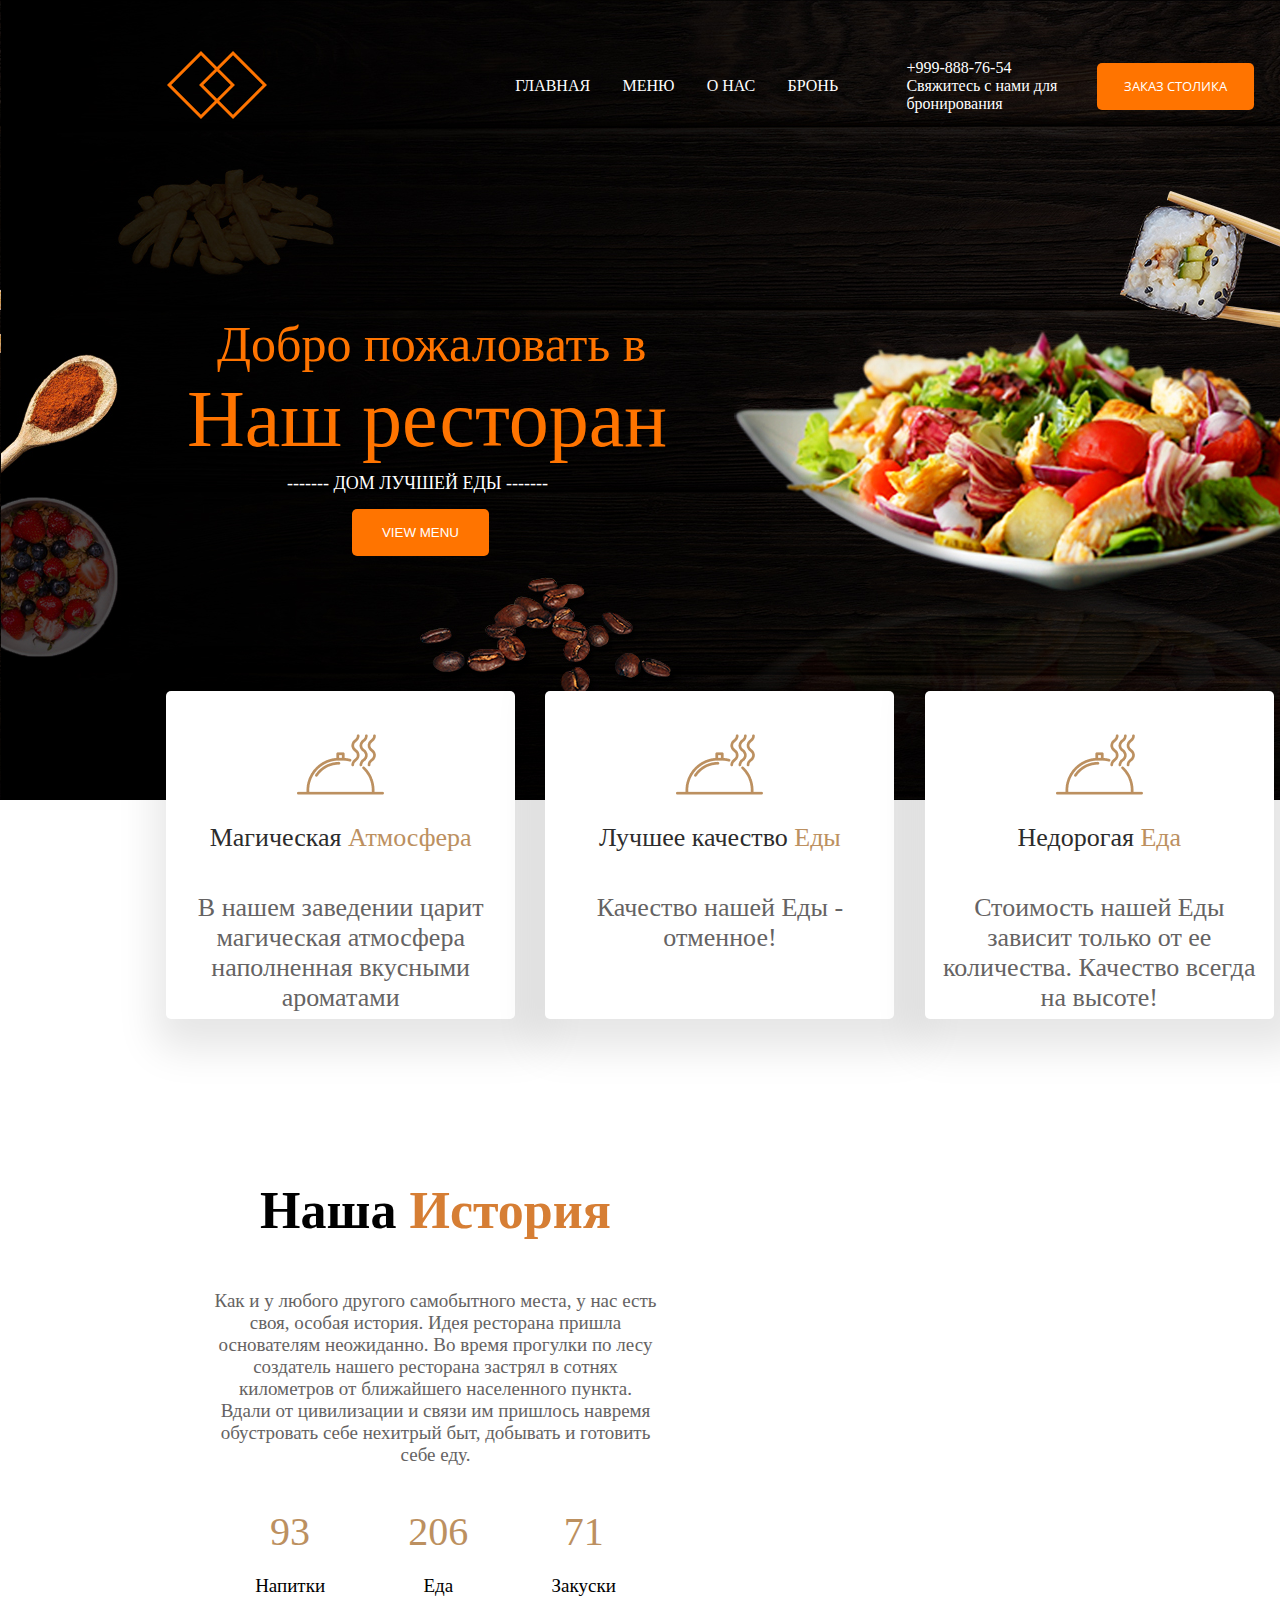
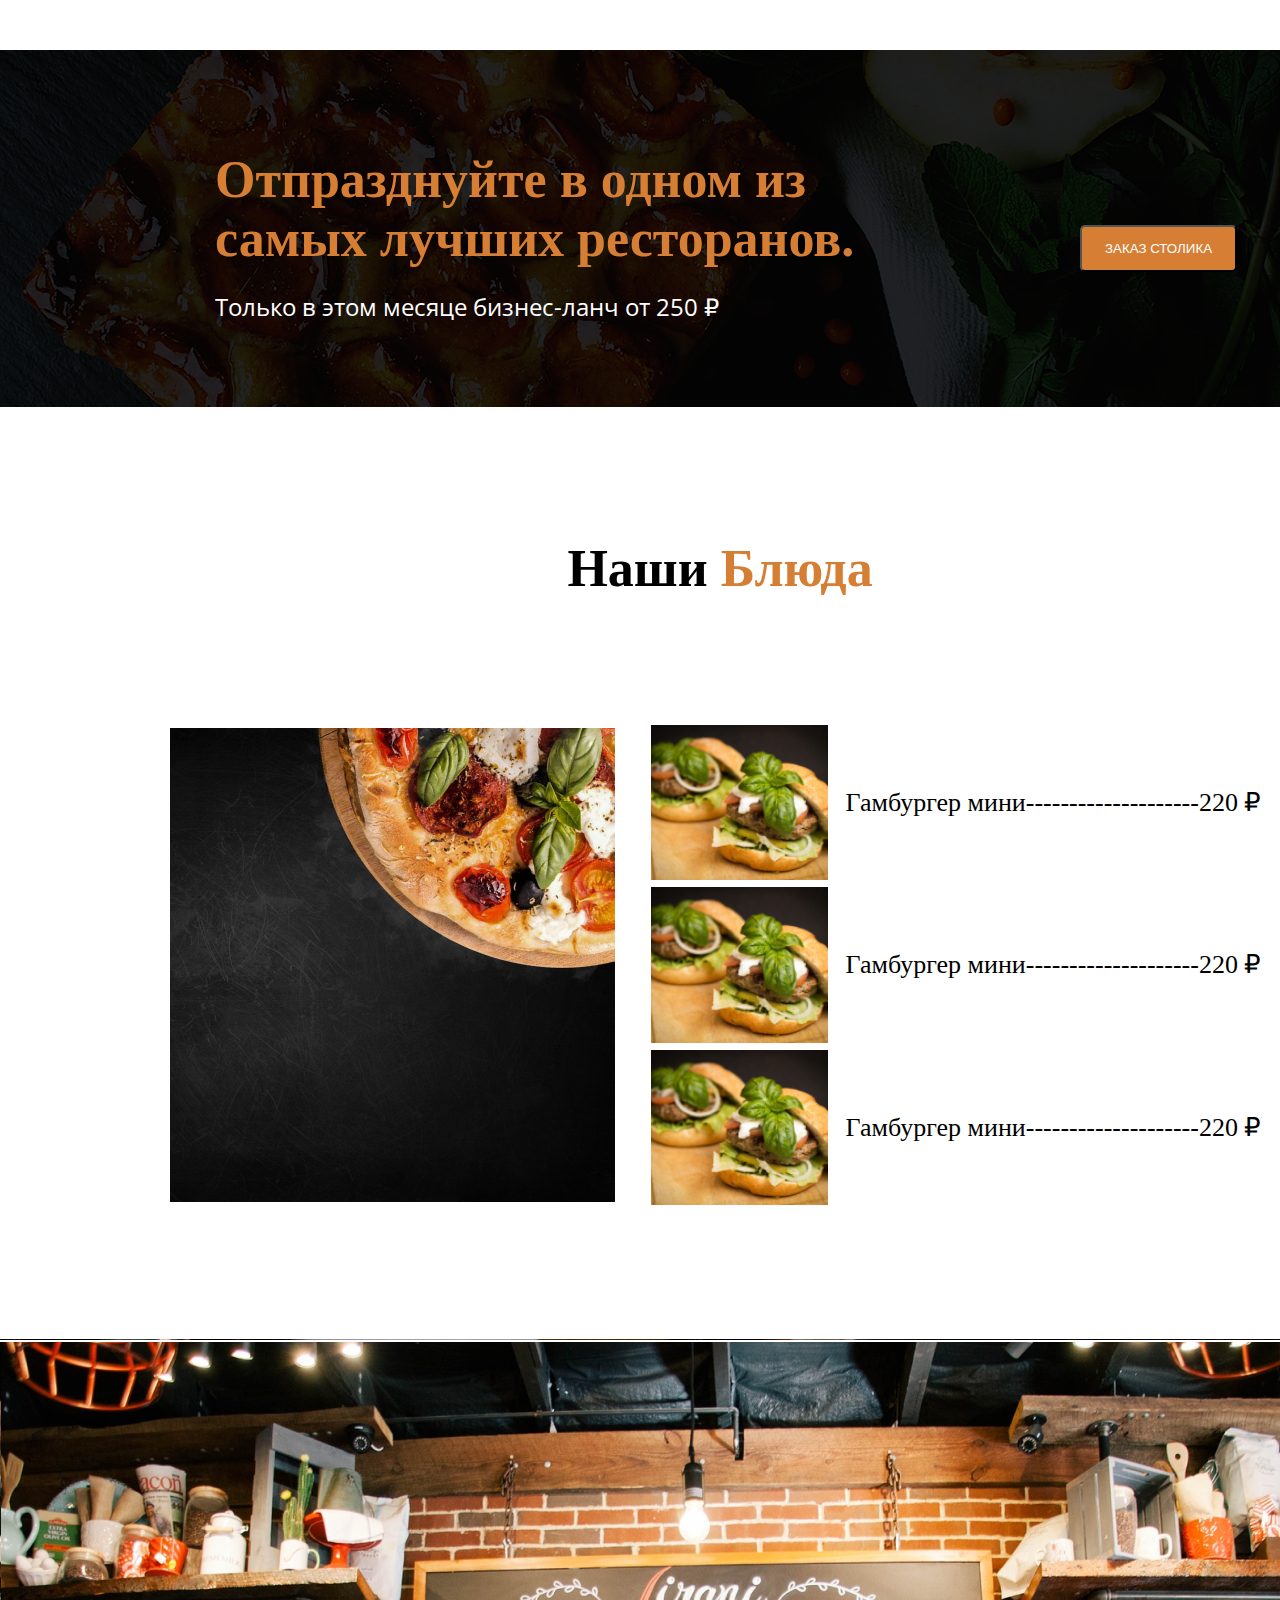
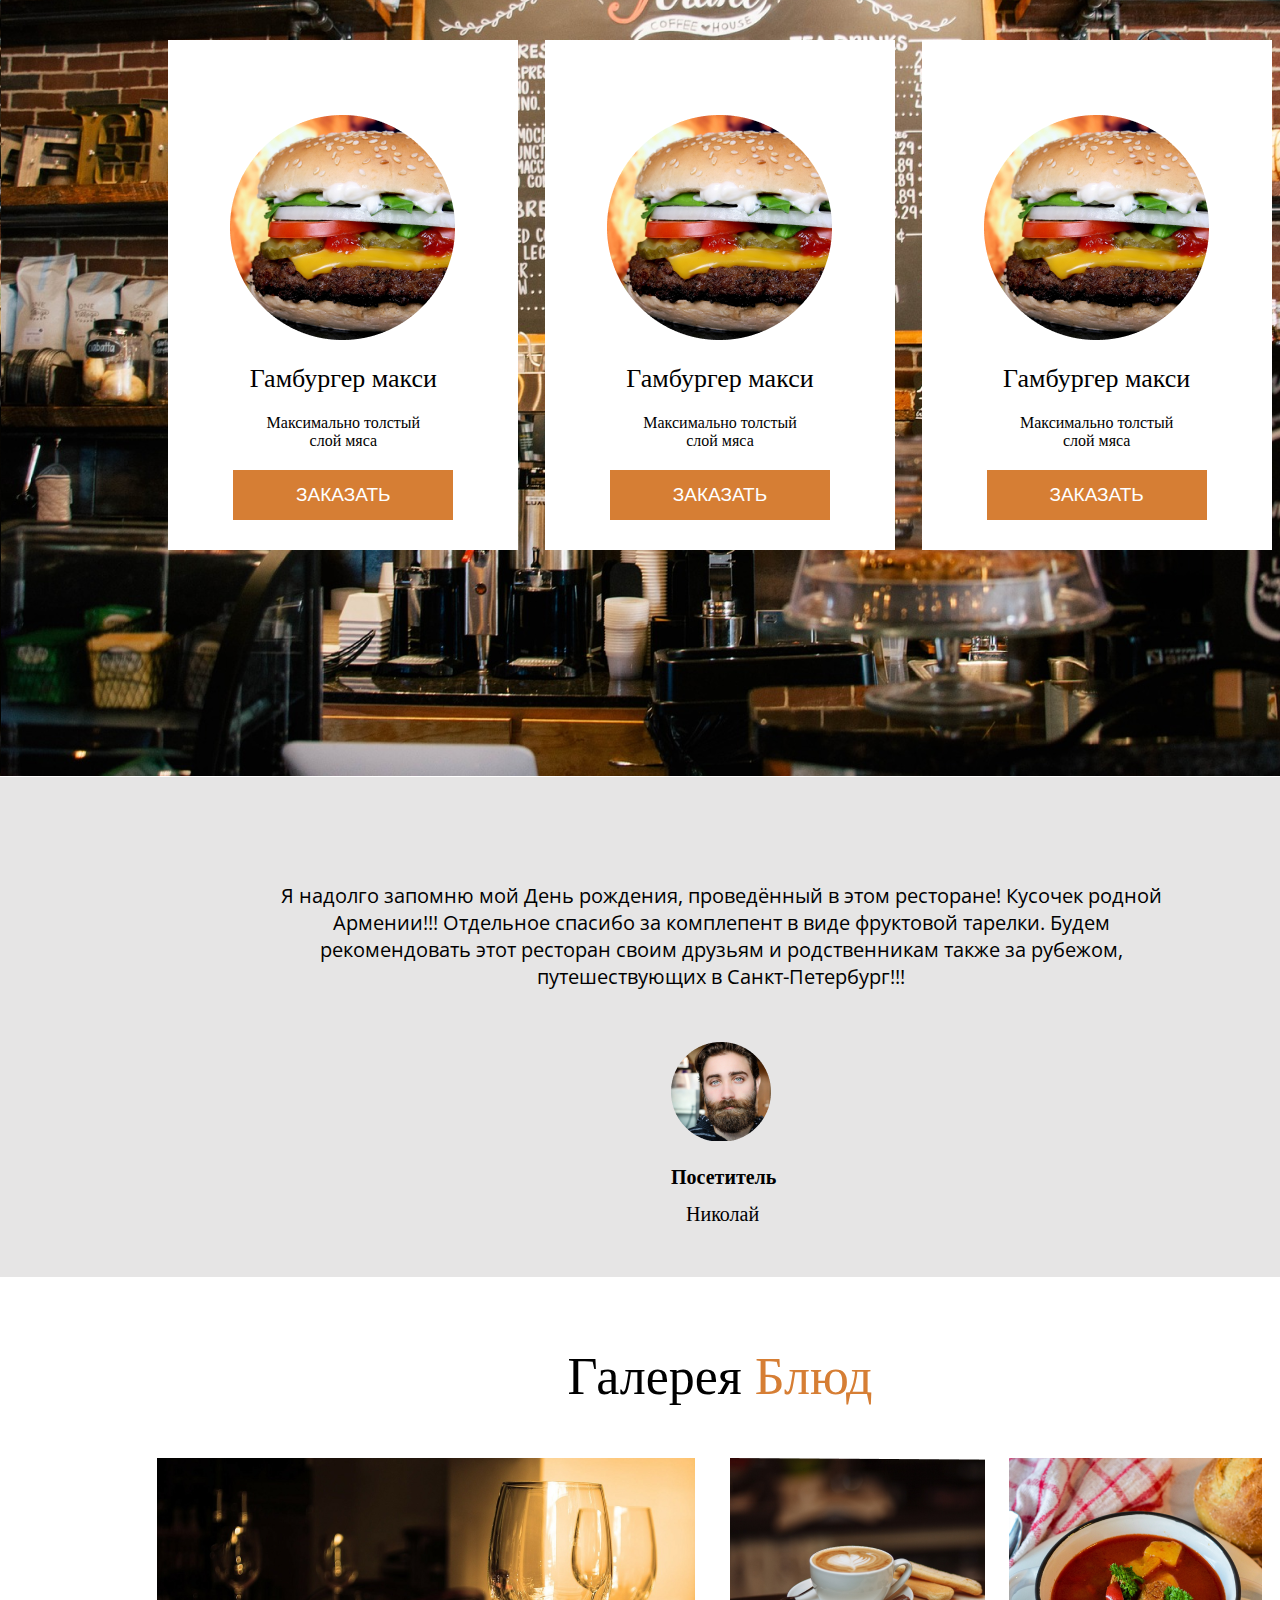
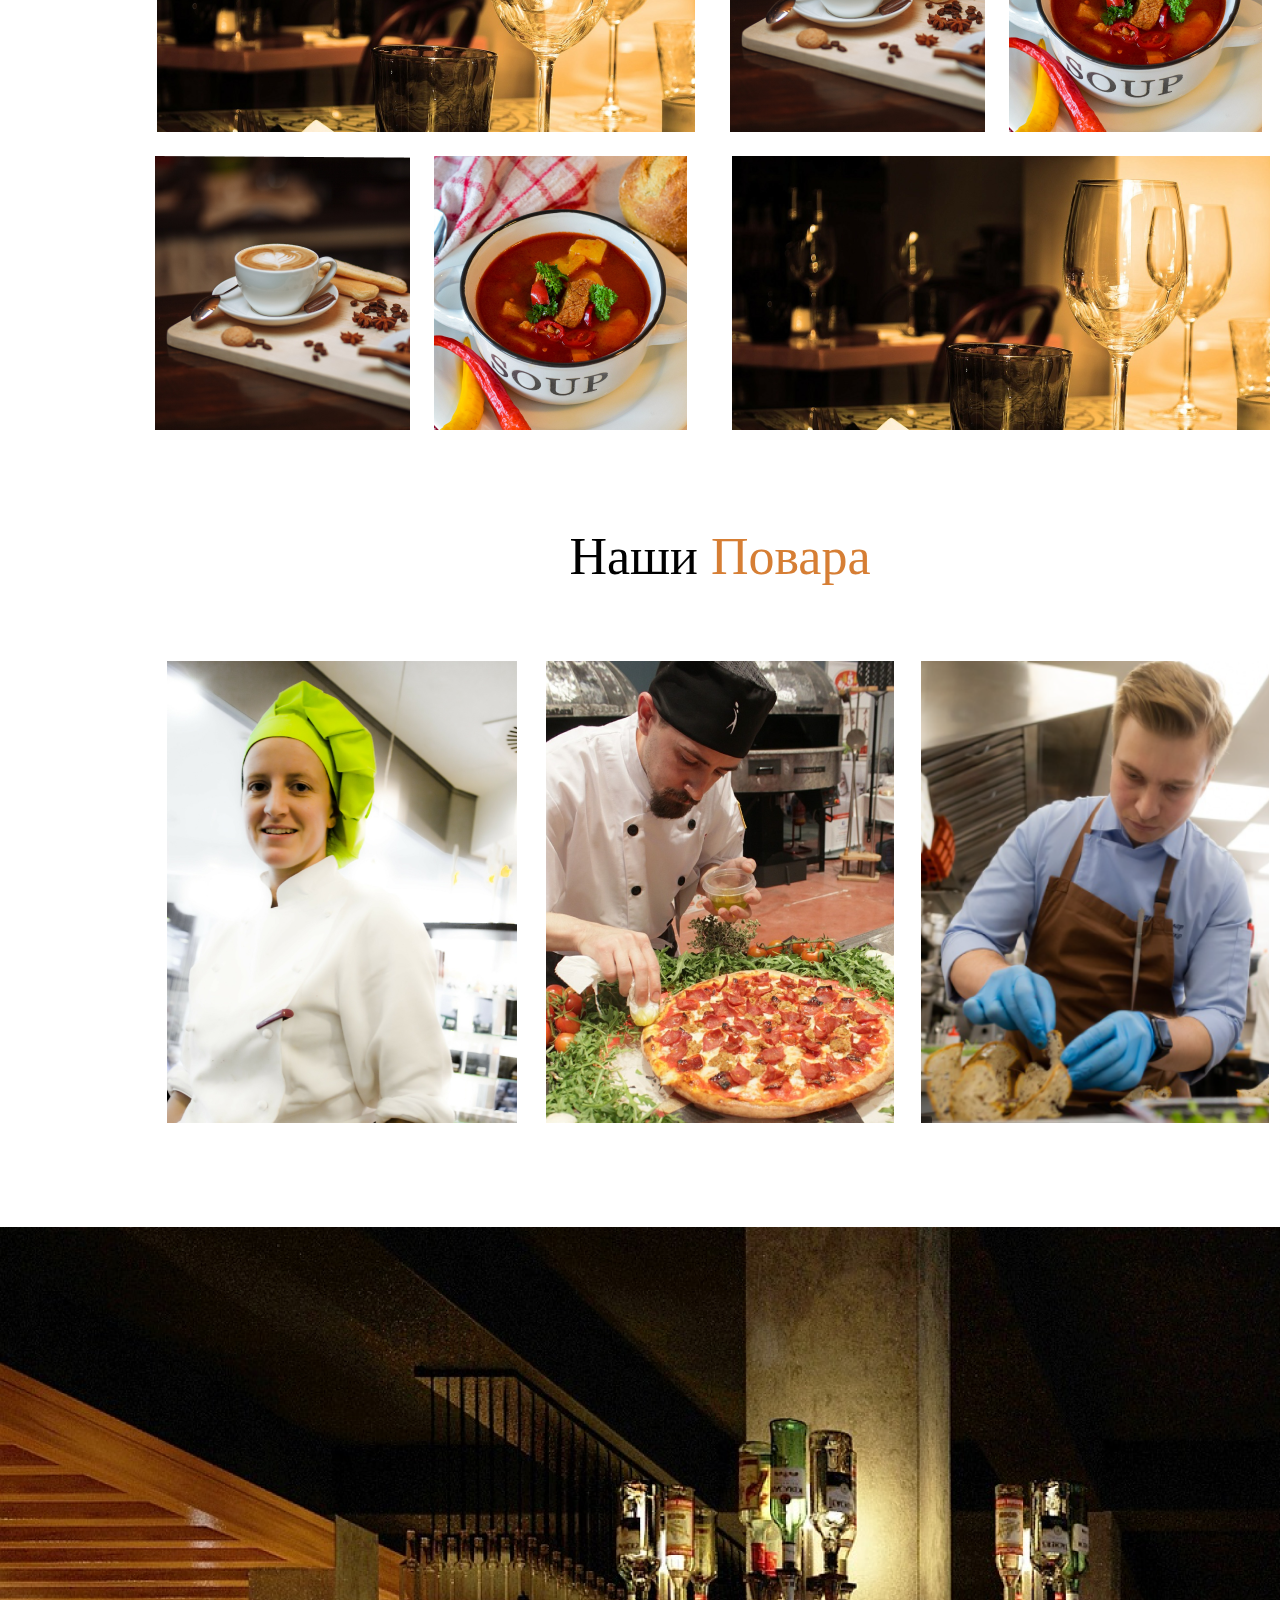
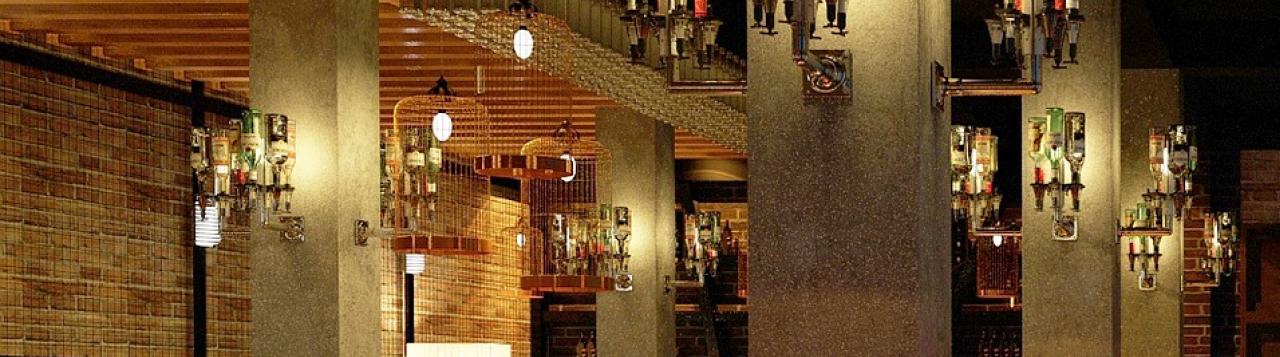
<file: index.html>
<!DOCTYPE html>
<html lang="en">

<head>
    <meta charset="UTF-8">
    <meta http-equiv="X-UA-Compatible" content="IE=edge">
    <meta name="viewport" content="width=device-width, initial-scale=1.0">
    <title>Document</title>
    <link rel="stylesheet" href="./_block/main.css">
    <link rel="stylesheet" href="https://cdnjs.cloudflare.com/ajax/libs/font-awesome/6.2.1/css/all.min.css" integrity="sha512-MV7K8+y+gLIBoVD59lQIYicR65iaqukzvf/nwasF0nqhPay5w/9lJmVM2hMDcnK1OnMGCdVK+iQrJ7lzPJQd1w==" crossorigin="anonymous" referrerpolicy="no-referrer"
    />
    <link rel="preconnect" href="https://fonts.googleapis.com">
    <link rel="preconnect" href="https://fonts.gstatic.com" crossorigin>
    <link href="https://fonts.googleapis.com/css2?family=Open+Sans:ital,wght@1,600&display=swap" rel="stylesheet">
    <link rel="preconnect" href="https://fonts.googleapis.com">
    <link rel="preconnect" href="https://fonts.gstatic.com" crossorigin>
    <link href="https://fonts.googleapis.com/css2?family=Open+Sans:ital,wght@1,600&display=swap" rel="stylesheet">
</head>

<body>


    <div class="header">
        <div class="header_top">
            <a class="logo" href="./index.html"><img src="./images/Logo.svg" alt="logo"></a>
            <ul>
                <li>
                    <a href="#">ГЛАВНАЯ</a>
                    <a href="#">МЕНЮ</a>
                    <a href="#">О НАС</a>
                    <a href="#">БРОНЬ</a>
                    <a href="#"><i class="fa-solid fa-cart-shopping"></i></a>
                </li>
                <li>
                    <a href="tel:+999-888-76-54"><i class="fa-solid fa-phone-volume"></i>+999-888-76-54 <br><p>Свяжитесь с нами для <br> бронирования
                        </p></a>
                    <button>ЗАКАЗ СТОЛИКА</button>

                </li>
            </ul>
            <div class="responsive-botton">
                <i class="fa-solid fa-bars"></i>
            </div>
        </div>
        <div class="header_bottom">
            <h3>Добро пожаловать в</h3>
            <h2>Наш ресторан</h2>
            <p>------- ДОМ ЛУЧШЕЙ ЕДЫ -------</p>
            <button>VIEW MENU</button>
        </div>
    </div>
    <main>
        <div class="menu_list">
            <ul>
                <li>
                    <img src="./images/icon.png" alt="">
                    <p>Магическая <span> Атмосфера</span></p>
                    <p class="p2">В нашем заведении царит магическая атмосфера наполненная вкусными ароматами</p>
                </li>
                <li>
                    <img src="./images/icon.png" alt="">
                    <p>Лучшее качество <span> Еды</span></p>
                    <p class="p2">Качество нашей Еды - отменное!
                    </p>
                </li>
                <li>
                    <img src="./images/icon.png" alt="">
                    <p>Недорогая<span> Еда</span></p>
                    <p class="p2">Стоимость нашей Еды зависит только от ее количества. Качество всегда на высоте!</p>
                </li>
            </ul>
        </div>
        <div class="bizning-tarix">
            <ul>
                <li>
                    <h2>Наша <span>История</span></h2>
                    <p class="ptext">Как и у любого другого самобытного места, у нас есть своя, особая история. Идея ресторана пришла основателям неожиданно. Во время прогулки по лесу создатель нашего ресторана застрял в сотнях километров от ближайшего населенного пункта.
                        Вдали от цивилизации и связи им пришлось навремя обустровать себе нехитрый быт, добывать и готовить себе еду.</p>
                    <div class="soni">
                        <p>93<br><span>Напитки</span></p>
                        <p>206<br><span>Еда</span></p>
                        <p>71<br><span>Закуски</span></p>
                    </div>
                </li>
                <li class="li2">
                    <!-- <img src="./images/coffe.png" alt="images">
                    <img src="./images/coffe.png" alt="images">
                    <img src="./images/coffe.png" alt="images">
                    <img src="./images/coffe.png" alt="images">
                    <img src="./images/coffe.png" alt="images"> -->
                </li>
            </ul>
        </div>
        <div class="zakaz-stol">
            <ul>
                <li>
                    <h2>Отпразднуйте в одном из самых лучших ресторанов.</h2>
                    <p>Только в этом месяце бизнес-ланч от 250 ₽</p>
                </li>
                <li class="li3">
                    <button>ЗАКАЗ СТОЛИКА</button>
                </li>
            </ul>
        </div>
        <div class="bizning-taomlar">
            <h1>Наши <span>Блюда</span></h1>
            <div class="taomlar-list">
                <ul class="ul-taomlar">
                    <li><img src="./images/pizza.png" alt=""></li>

                </ul>
                <ul class="ul-item">
                    <li class="li-taomlar1">
                        <img src="./images/burger.png" alt="">
                        <p>Гамбургер мини--------------------220 ₽</p>
                    </li>
                    <li class="li-taomlar">
                        <img src="./images/burger.png" alt="">
                        <p>Гамбургер мини--------------------220 ₽</p>
                    </li>
                    <li class="li-taomlar">
                        <img src="./images/burger.png" alt="">
                        <p>Гамбургер мини--------------------220 ₽</p>
                    </li>

                </ul>
            </div>

        </div>
        <div class="burger-max">
            <ul>
                <li>
                    <img src="./images/burger chees.png" alt="">
                    <p class="burger-text">Гамбургер макси</p>
                    <p>Максимально толстый <br> слой мяса</p>
                    <button>ЗАКАЗАТЬ</button>
                </li>
                <li>
                    <img src="./images/burger chees.png" alt="">
                    <p class="burger-text">Гамбургер макси</p>
                    <p>Максимально толстый <br> слой мяса</p>
                    <button>ЗАКАЗАТЬ</button>
                </li>
                <li>
                    <img src="./images/burger chees.png" alt="">
                    <p class="burger-text">Гамбургер макси</p>
                    <p>Максимально толстый <br> слой мяса</p>
                    <button>ЗАКАЗАТЬ</button>
                </li>
            </ul>
        </div>
        <div class="nikolay-text">
            <p class="long-text">Я надолго запомню мой День рождения, проведённый в этом ресторане! Кусочек родной <br> Армении!!! Отдельное спасибо за комплепент в виде фруктовой тарелки. Будем <br> рекомендовать этот ресторан своим друзьям и родственникам также за рубежом,<br>путешествующих
                в Санкт-Петербург!!!</p>
            <img src="./images/100x100.png" alt="img">
            <h4>Посетитель</h4>
            <p>Николай</p>
        </div>
        <div class="rasm-taomlar">
            <p>Галерея <span>Блюд</span></p>
            <div class="rasmlar-list2">
                <ul class="ul1">
                    <li>
                        <img src="./images/bakal.png" alt="img">
                        <img src="./images/cofe.png" alt="img">
                        <img src="./images/soup.png" alt="img">
                    </li>
                </ul>
                <ul class="ul2">
                    <li>
                        <img src="./images/cofe.png" alt="img">
                        <img src="./images/soup.png" alt="img">
                        <img src="./images/bakal.png" alt="img">
                    </li>
                </ul>
            </div>

        </div>
        <div class="rasm-oshpazlar">
            <p>Наши <span>Повара</span></p>
            <div class="rasmlar-list">
                <ul>
                    <li>
                        <img src="./images/oshpaz qiz.png" alt="img">
                        <img src="./images/oshpaz pizza.png" alt="img">
                        <img src="./images/oshpaz.png" alt="img">
                    </li>
                </ul>
            </div>

        </div>
        <footer>

        </footer>
    </main>


</body>

</html>
</file>
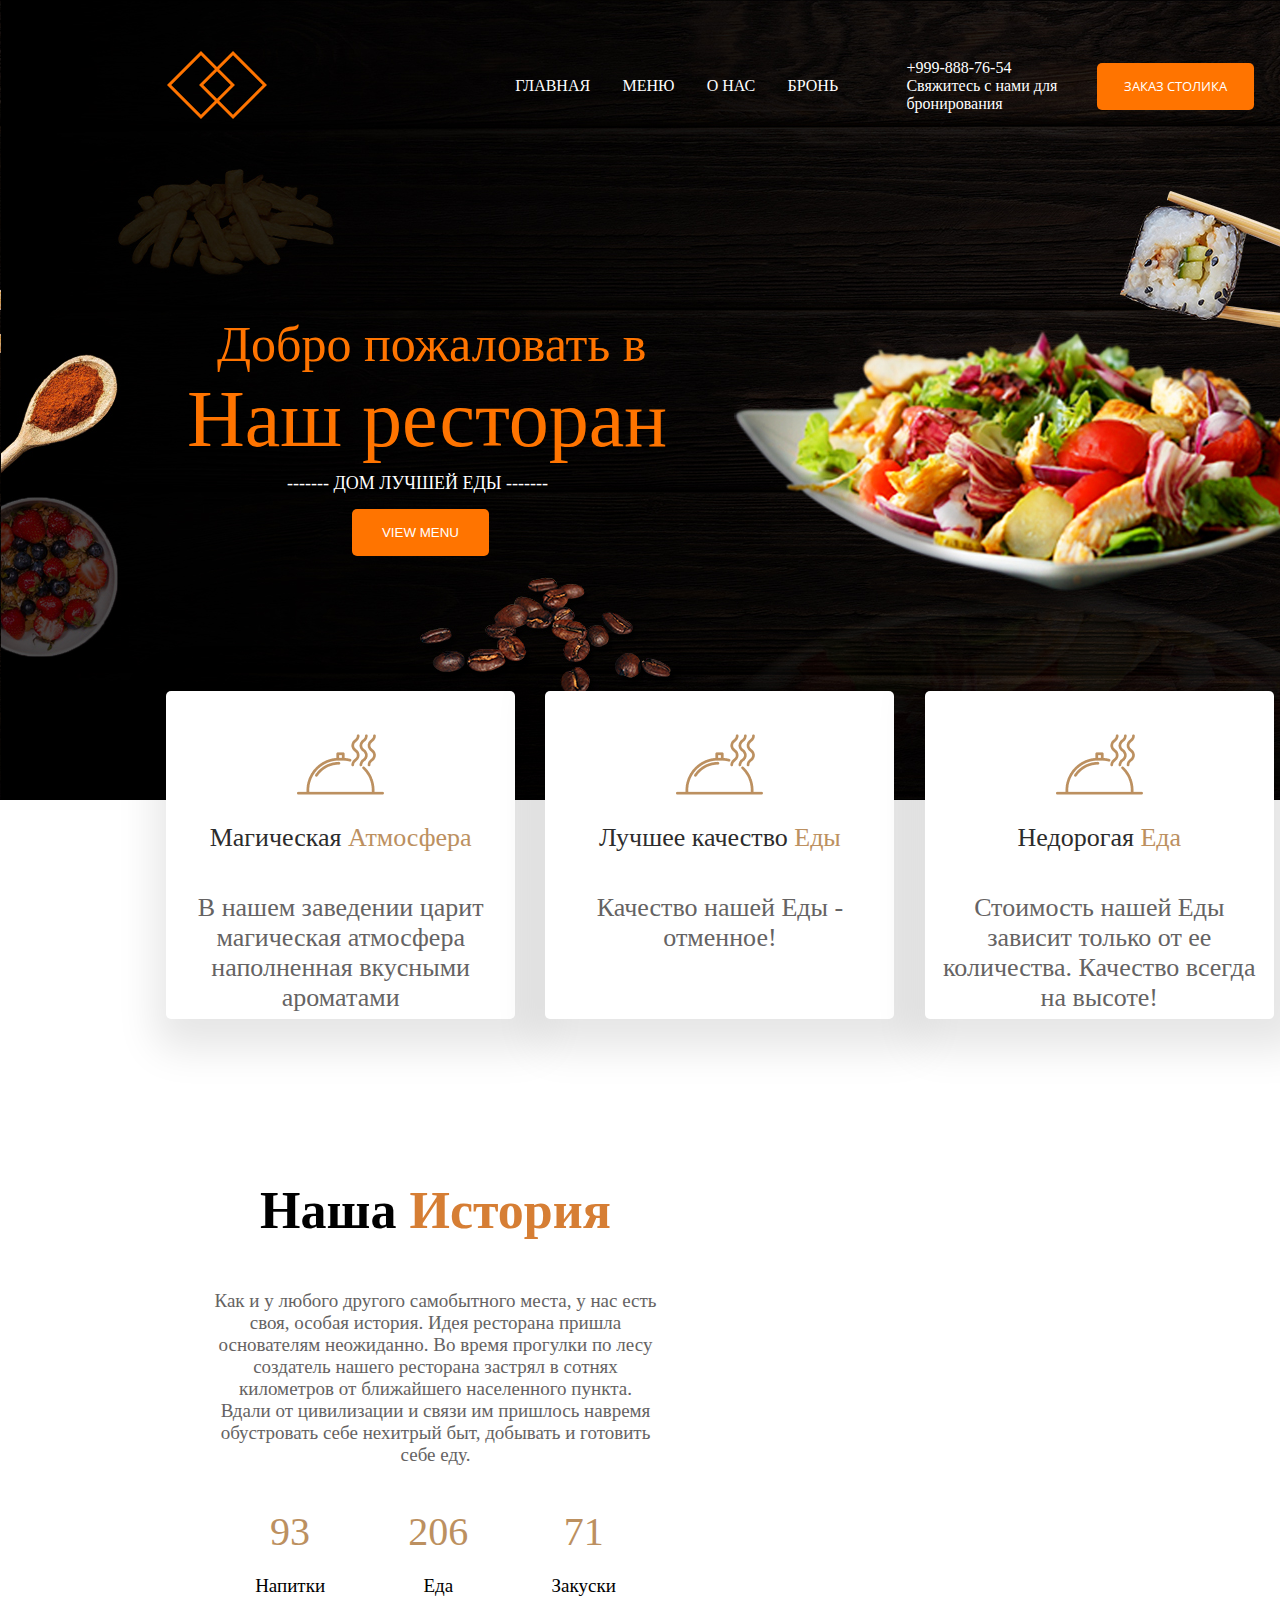
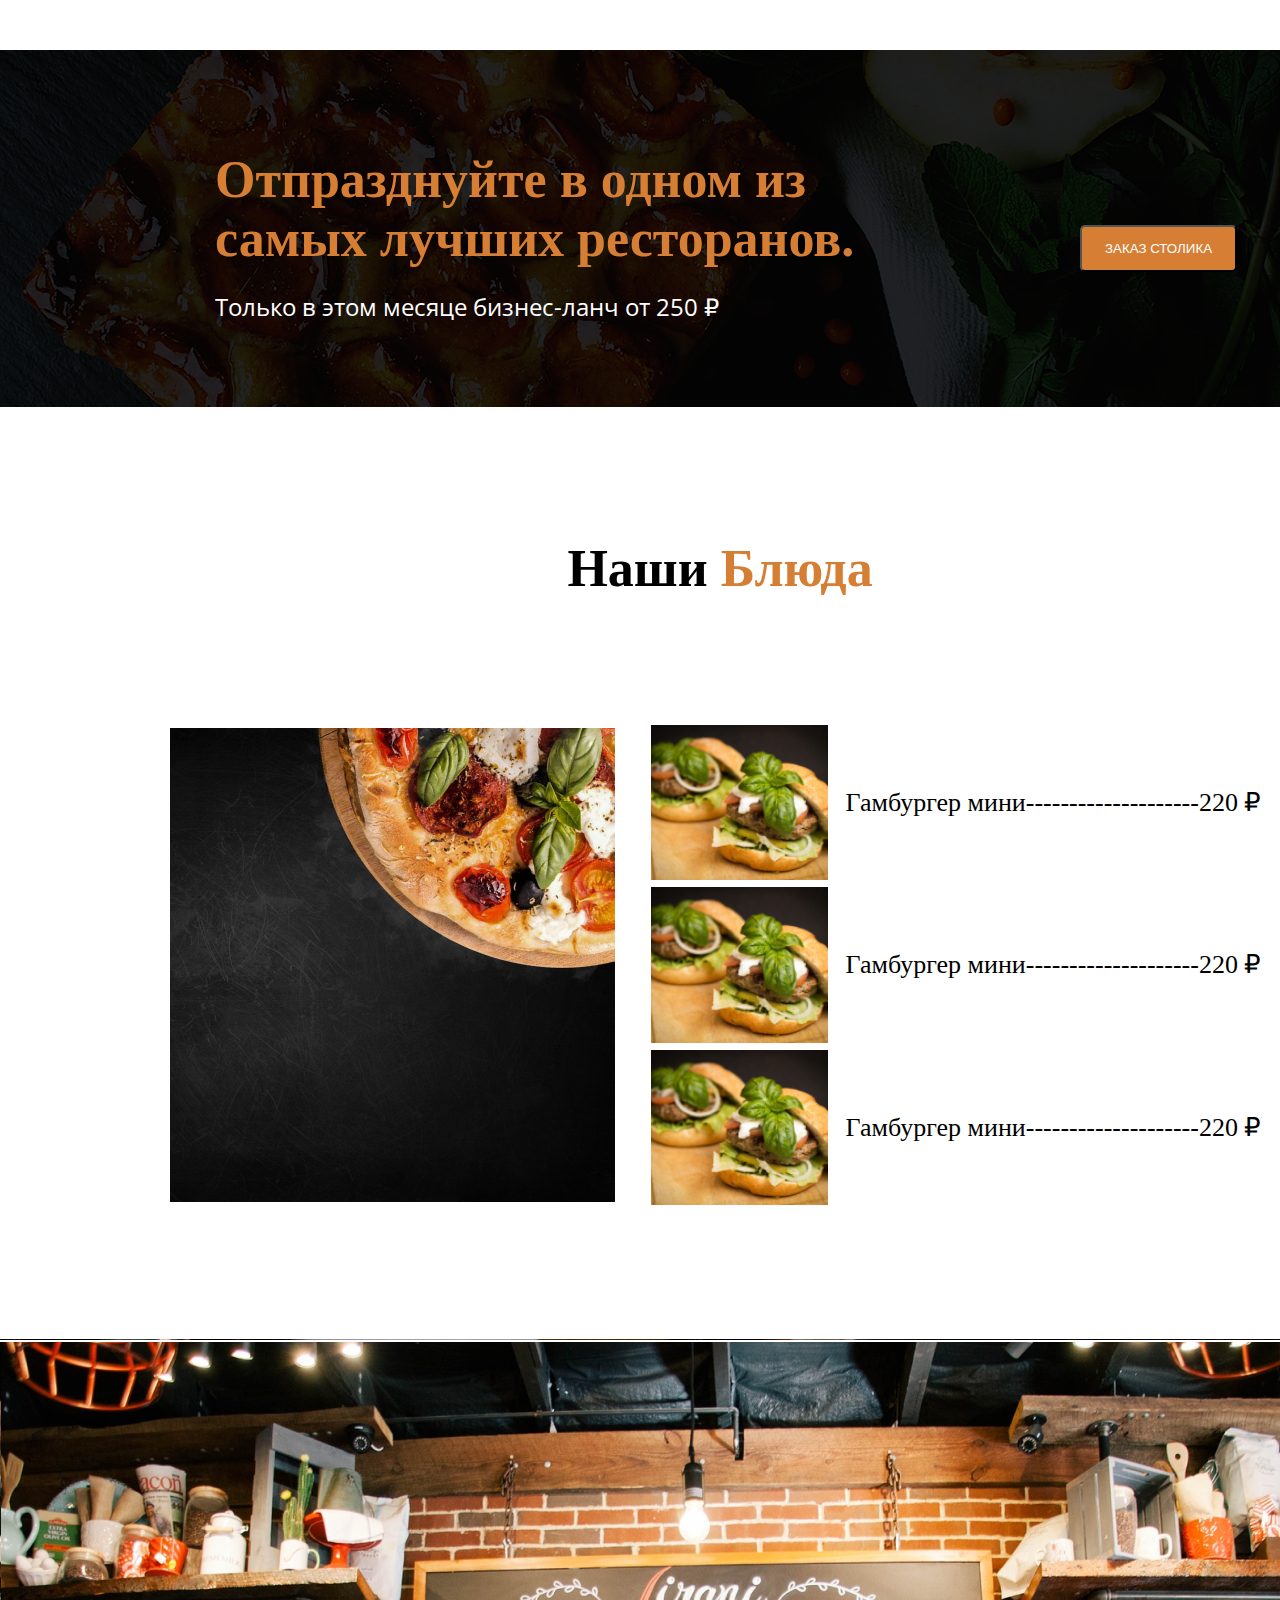
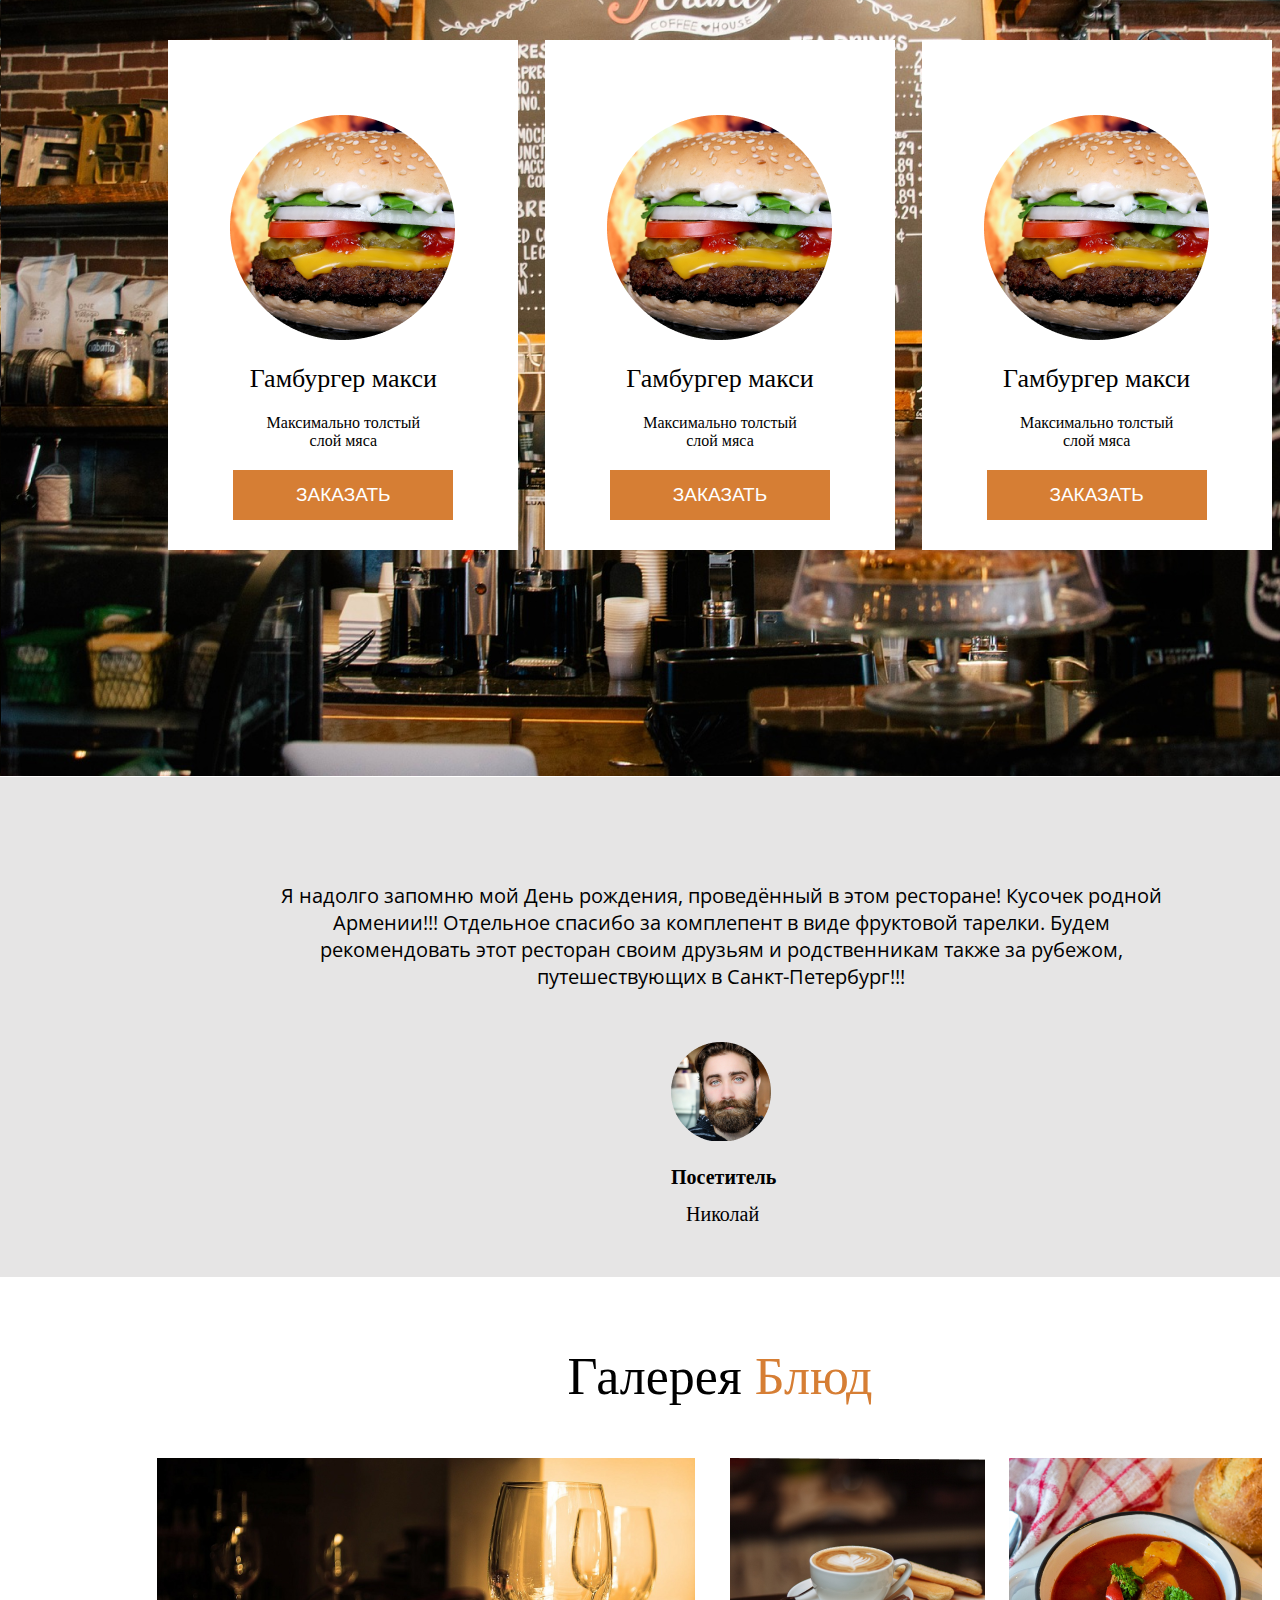
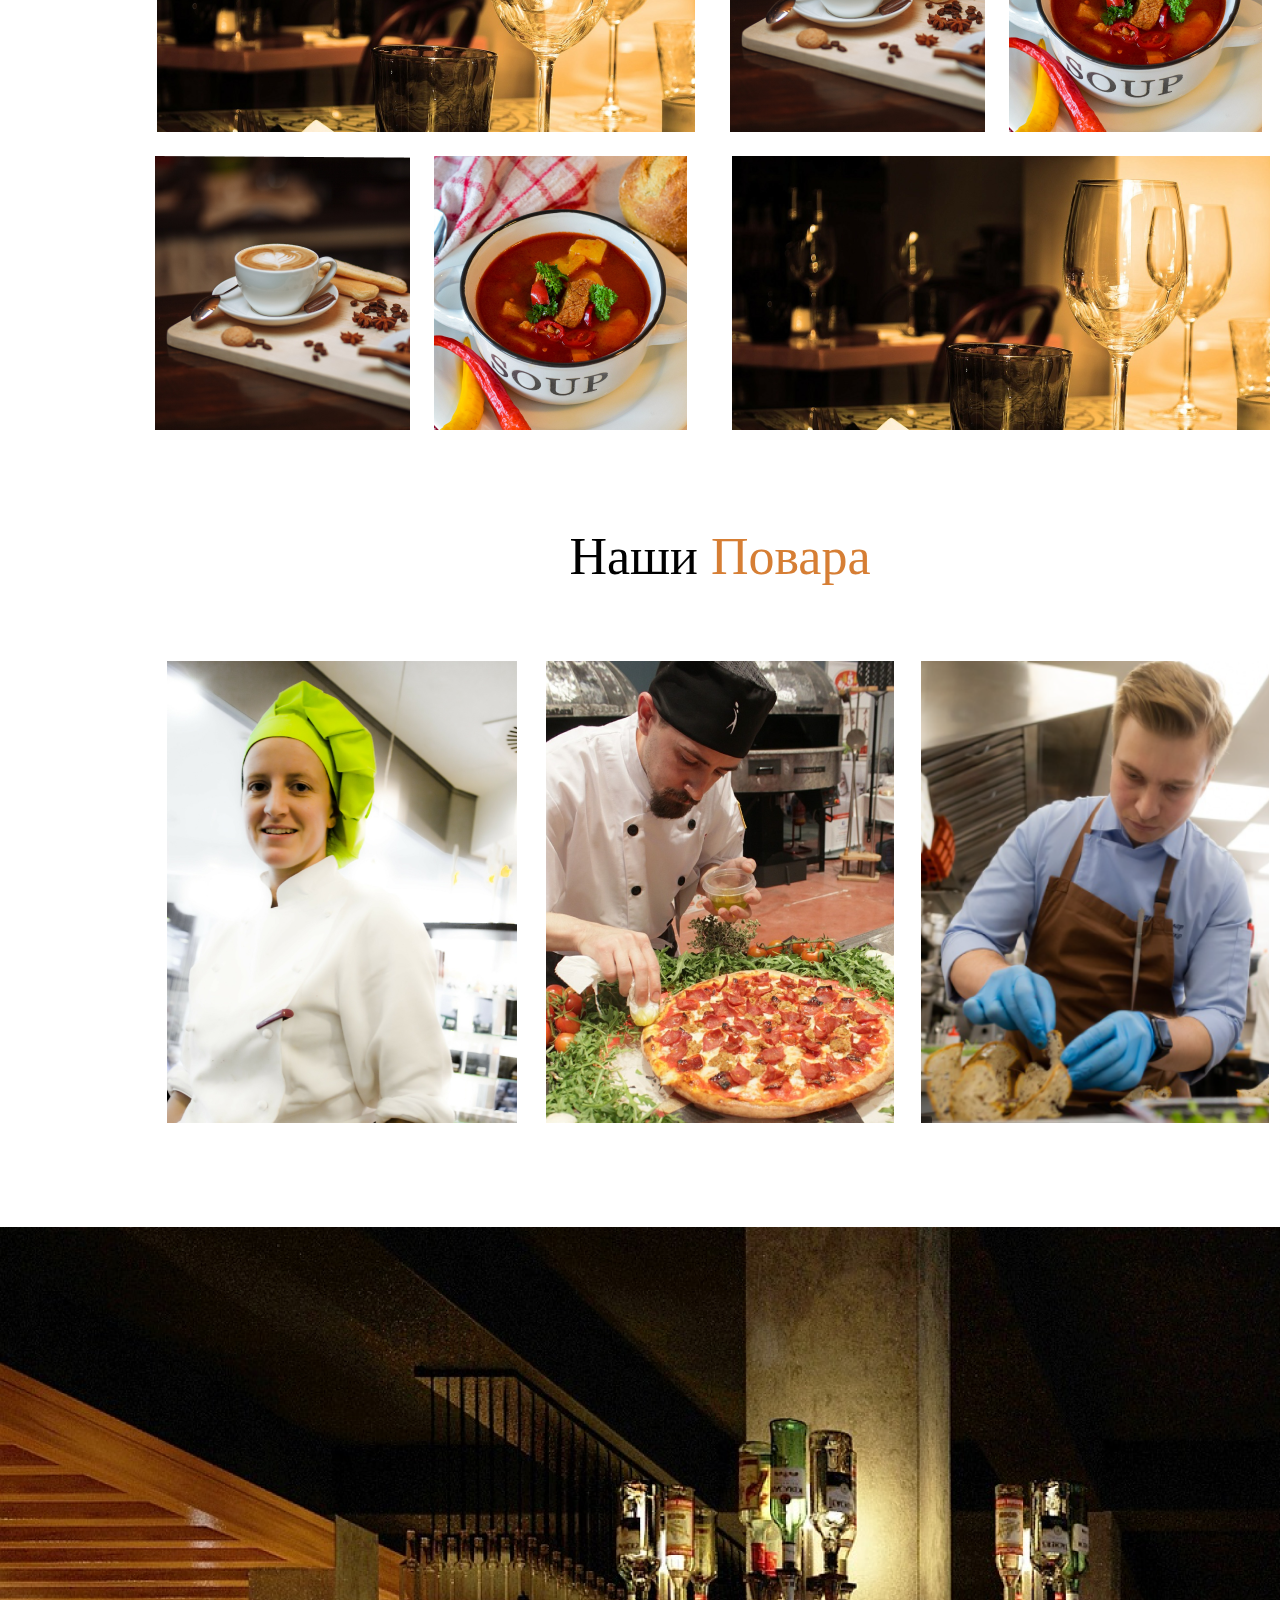
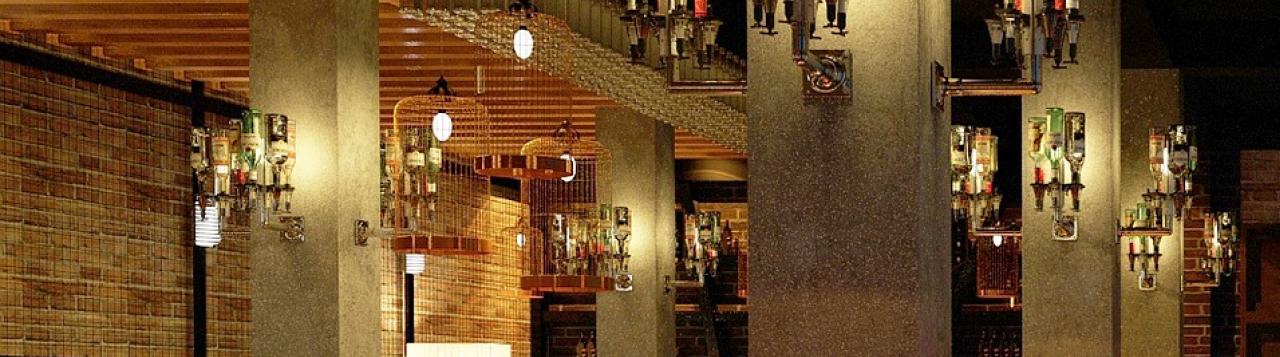
<file: restaran.html>
<!DOCTYPE html>
<html lang="en">

<head>
    <meta charset="UTF-8">
    <meta http-equiv="X-UA-Compatible" content="IE=edge">
    <meta name="viewport" content="width=device-width, initial-scale=1.0">
    <title>Document</title>
    <link rel="stylesheet" href="./_block/main.css">
    <link rel="stylesheet" href="https://cdnjs.cloudflare.com/ajax/libs/font-awesome/6.2.1/css/all.min.css" integrity="sha512-MV7K8+y+gLIBoVD59lQIYicR65iaqukzvf/nwasF0nqhPay5w/9lJmVM2hMDcnK1OnMGCdVK+iQrJ7lzPJQd1w==" crossorigin="anonymous" referrerpolicy="no-referrer"
    />
    <link rel="preconnect" href="https://fonts.googleapis.com">
    <link rel="preconnect" href="https://fonts.gstatic.com" crossorigin>
    <link href="https://fonts.googleapis.com/css2?family=Open+Sans:ital,wght@1,600&display=swap" rel="stylesheet">
    <link rel="preconnect" href="https://fonts.googleapis.com">
    <link rel="preconnect" href="https://fonts.gstatic.com" crossorigin>
    <link href="https://fonts.googleapis.com/css2?family=Open+Sans:ital,wght@1,600&display=swap" rel="stylesheet">
</head>

<body>


    <div class="header">
        <div class="header_top">
            <a class="logo" href="./restaran.html"><img src="./images/Logo.svg" alt="logo"></a>
            <ul>
                <li>
                    <a href="#">ГЛАВНАЯ</a>
                    <a href="#">МЕНЮ</a>
                    <a href="#">О НАС</a>
                    <a href="#">БРОНЬ</a>
                    <a href="#"><i class="fa-solid fa-cart-shopping"></i></a>
                </li>
                <li>
                    <a href="tel:+999-888-76-54"><i class="fa-solid fa-phone-volume"></i>+999-888-76-54 <br><p>Свяжитесь с нами для <br> бронирования
                        </p></a>
                    <button>ЗАКАЗ СТОЛИКА</button>

                </li>
            </ul>
            <div class="responsive-botton">
                <i class="fa-solid fa-bars"></i>
            </div>
        </div>
        <div class="header_bottom">
            <h3>Добро пожаловать в</h3>
            <h2>Наш ресторан</h2>
            <p>------- ДОМ ЛУЧШЕЙ ЕДЫ -------</p>
            <button>VIEW MENU</button>
        </div>
    </div>
    <main>
        <div class="menu_list">
            <ul>
                <li>
                    <img src="./images/icon.png" alt="">
                    <p>Магическая <span> Атмосфера</span></p>
                    <p class="p2">В нашем заведении царит магическая атмосфера наполненная вкусными ароматами</p>
                </li>
                <li>
                    <img src="./images/icon.png" alt="">
                    <p>Лучшее качество <span> Еды</span></p>
                    <p class="p2">Качество нашей Еды - отменное!
                    </p>
                </li>
                <li>
                    <img src="./images/icon.png" alt="">
                    <p>Недорогая<span> Еда</span></p>
                    <p class="p2">Стоимость нашей Еды зависит только от ее количества. Качество всегда на высоте!</p>
                </li>
            </ul>
        </div>
        <div class="bizning-tarix">
            <ul>
                <li>
                    <h2>Наша <span>История</span></h2>
                    <p class="ptext">Как и у любого другого самобытного места, у нас есть своя, особая история. Идея ресторана пришла основателям неожиданно. Во время прогулки по лесу создатель нашего ресторана застрял в сотнях километров от ближайшего населенного пункта.
                        Вдали от цивилизации и связи им пришлось навремя обустровать себе нехитрый быт, добывать и готовить себе еду.</p>
                    <div class="soni">
                        <p>93<br><span>Напитки</span></p>
                        <p>206<br><span>Еда</span></p>
                        <p>71<br><span>Закуски</span></p>
                    </div>
                </li>
                <li class="li2">
                    <!-- <img src="./images/coffe.png" alt="images">
                    <img src="./images/coffe.png" alt="images">
                    <img src="./images/coffe.png" alt="images">
                    <img src="./images/coffe.png" alt="images">
                    <img src="./images/coffe.png" alt="images"> -->
                </li>
            </ul>
        </div>
        <div class="zakaz-stol">
            <ul>
                <li>
                    <h2>Отпразднуйте в одном из самых лучших ресторанов.</h2>
                    <p>Только в этом месяце бизнес-ланч от 250 ₽</p>
                </li>
                <li class="li3">
                    <button>ЗАКАЗ СТОЛИКА</button>
                </li>
            </ul>
        </div>
        <div class="bizning-taomlar">
            <h1>Наши <span>Блюда</span></h1>
            <div class="taomlar-list">
                <ul class="ul-taomlar">
                    <li><img src="./images/pizza.png" alt=""></li>

                </ul>
                <ul class="ul-item">
                    <li class="li-taomlar1">
                        <img src="./images/burger.png" alt="">
                        <p>Гамбургер мини--------------------220 ₽</p>
                    </li>
                    <li class="li-taomlar">
                        <img src="./images/burger.png" alt="">
                        <p>Гамбургер мини--------------------220 ₽</p>
                    </li>
                    <li class="li-taomlar">
                        <img src="./images/burger.png" alt="">
                        <p>Гамбургер мини--------------------220 ₽</p>
                    </li>

                </ul>
            </div>

        </div>
        <div class="burger-max">
            <ul>
                <li>
                    <img src="./images/burger chees.png" alt="">
                    <p class="burger-text">Гамбургер макси</p>
                    <p>Максимально толстый <br> слой мяса</p>
                    <button>ЗАКАЗАТЬ</button>
                </li>
                <li>
                    <img src="./images/burger chees.png" alt="">
                    <p class="burger-text">Гамбургер макси</p>
                    <p>Максимально толстый <br> слой мяса</p>
                    <button>ЗАКАЗАТЬ</button>
                </li>
                <li>
                    <img src="./images/burger chees.png" alt="">
                    <p class="burger-text">Гамбургер макси</p>
                    <p>Максимально толстый <br> слой мяса</p>
                    <button>ЗАКАЗАТЬ</button>
                </li>
            </ul>
        </div>
        <div class="nikolay-text">
            <p class="long-text">Я надолго запомню мой День рождения, проведённый в этом ресторане! Кусочек родной <br> Армении!!! Отдельное спасибо за комплепент в виде фруктовой тарелки. Будем <br> рекомендовать этот ресторан своим друзьям и родственникам также за рубежом,<br>путешествующих
                в Санкт-Петербург!!!</p>
            <img src="./images/100x100.png" alt="img">
            <h4>Посетитель</h4>
            <p>Николай</p>
        </div>
        <div class="rasm-taomlar">
            <p>Галерея <span>Блюд</span></p>
            <div class="rasmlar-list2">
                <ul class="ul1">
                    <li>
                        <img src="./images/bakal.png" alt="img">
                        <img src="./images/cofe.png" alt="img">
                        <img src="./images/soup.png" alt="img">
                    </li>
                </ul>
                <ul class="ul2">
                    <li>
                        <img src="./images/cofe.png" alt="img">
                        <img src="./images/soup.png" alt="img">
                        <img src="./images/bakal.png" alt="img">
                    </li>
                </ul>
            </div>

        </div>
        <div class="rasm-oshpazlar">
            <p>Наши <span>Повара</span></p>
            <div class="rasmlar-list">
                <ul>
                    <li>
                        <img src="./images/oshpaz qiz.png" alt="img">
                        <img src="./images/oshpaz pizza.png" alt="img">
                        <img src="./images/oshpaz.png" alt="img">
                    </li>
                </ul>
            </div>

        </div>
        <footer>

        </footer>
    </main>


</body>

</html>
</file>
<file: _block/main.css>
* {
  text-decoration: none;
  list-style: none;
  margin: 0 auto;
  padding: 0;
  box-sizing: border-box;
}

.header {
  padding: 0 165px 0 166px;
  width: 1440px;
  height: 800px;
  border: 1px solid transparent;
  background-image: url("/images/big bg img.png");
}
.header .header_top {
  margin-top: 50px;
  width: 100%;
  height: 70px;
  display: flex;
}
.header .header_top .logo {
  width: 30%;
  height: 100%;
}
.header .header_top .responsive-botton {
  color: white;
  font-size: 32px;
  display: flex;
  align-items: center;
  display: none;
}
.header .header_top ul {
  width: 70%;
  height: 100%;
  display: flex;
  align-items: center;
  justify-content: center;
}
.header .header_top ul li {
  width: 50%;
  height: 100%;
  display: flex;
  align-items: center;
  justify-content: space-between;
}
.header .header_top ul li a {
  color: white;
}
.header .header_top ul li a:hover {
  border-bottom: 1px solid #FF7400;
  color: #FF7400;
  font-size: 18px;
}
.header .header_top ul li button {
  width: 157px;
  height: 47px;
  background-color: #FF7400;
  border-radius: 5px;
  color: white;
  font-family: "Open Sans";
  cursor: pointer;
  border: none;
}
.header .header_bottom {
  width: 100%;
  height: 680px;
}
.header .header_bottom h3 {
  width: 470px;
  height: 57px;
  color: #FF7400;
  font-family: "Tinos";
  font-style: normal;
  font-weight: 400;
  font-size: 50px;
  line-height: 57px;
  margin-top: 195px;
  margin-left: 50px;
}
.header .header_bottom h2 {
  color: #FF7400;
  width: 556px;
  height: 85px;
  font-family: "Tinos";
  font-style: normal;
  font-weight: 400;
  font-size: 80px;
  line-height: 92px;
  margin-left: 20px;
}
.header .header_bottom p {
  color: white;
  margin-top: 15px;
  margin-left: 120px;
  font-size: 18px;
  width: 265px;
}
.header .header_bottom button {
  width: 137px;
  height: 47px;
  color: white;
  background-color: #FF7400;
  border-radius: 5px;
  margin-left: 185px;
  margin-top: 15px;
  border: none;
}

main {
  width: 1440px;
}
main .menu_list {
  width: 100%;
  height: 350px;
  border: 1px solid transparent;
}
main .menu_list ul {
  width: 100%;
  height: 100%;
  margin-top: -110px;
  display: flex;
  padding: 0 150px;
}
main .menu_list ul li {
  border-radius: 5px;
  width: 349px;
  height: 328px;
  background-color: white;
  box-shadow: 10px 10px 40px 20px rgba(0, 0, 0, 0.1);
}
main .menu_list ul li img {
  display: flex;
  align-items: center;
  margin-top: 30px;
}
main .menu_list ul li p {
  text-align: center;
  margin-top: 15px;
  font-size: 26px;
  color: #2C2C2C;
}
main .menu_list ul li p span {
  color: #BC9060;
}
main .menu_list ul li .p2 {
  color: #656363;
  margin-top: 40px;
  padding: 0 10px;
}
main .bizning-tarix {
  width: 100%;
  height: 500px;
  border: 1px solid transparent;
}
main .bizning-tarix ul {
  width: 100%;
  height: 100%;
  display: flex;
  padding: 0 150px;
}
main .bizning-tarix ul li {
  width: 50%;
  height: 100%;
  padding: 0 30px;
}
main .bizning-tarix ul li h2 {
  text-align: center;
  font-size: 52px;
  margin-top: 30px;
}
main .bizning-tarix ul li h2 span {
  color: #D67E34;
}
main .bizning-tarix ul li .ptext {
  text-align: center;
  color: #656363;
  width: 444px;
  height: 217px;
  margin-top: 50px;
  font-size: 19px;
}
main .bizning-tarix ul li .soni {
  width: 444px;
  display: flex;
  margin-top: 1px;
}
main .bizning-tarix ul li .soni p {
  font-size: 40px;
  text-align: center;
  color: #BC9060;
}
main .bizning-tarix ul li .soni span {
  color: black;
  font-size: 19px;
}
main .bizning-tarix ul .li2 {
  width: 50%;
  height: 100%;
  padding: 0 30px;
  display: flex;
}
main .zakaz-stol {
  width: 100%;
  height: 357px;
  background-image: url("/images/bg img.png");
}
main .zakaz-stol ul {
  width: 100%;
  height: 100%;
  display: flex;
}
main .zakaz-stol ul li {
  width: 75%;
  height: 100%;
}
main .zakaz-stol ul li h2 {
  width: 650px;
  height: 120px;
  font-size: 52px;
  color: #D67E34;
  margin-top: 100px;
  font-family: "Tinos";
}
main .zakaz-stol ul li p {
  color: white;
  width: 650px;
  font-size: 24px;
  margin-top: 20px;
  font-family: "Open Sans";
}
main .zakaz-stol ul .li3 {
  width: 25%;
  height: 100%;
}
main .zakaz-stol ul .li3 button {
  width: 157px;
  height: 47px;
  margin-top: 175px;
  background-color: #D67E34;
  color: white;
  border-radius: 5px;
}
main .bizning-taomlar {
  width: 100%;
  height: 800px;
}
main .bizning-taomlar h1 {
  width: 1100px;
  height: 100px;
  margin-top: 132px;
  font-size: 52px;
  text-align: center;
}
main .bizning-taomlar h1 span {
  color: #D67E34;
}
main .bizning-taomlar .taomlar-list {
  width: 1100px;
  height: 575px;
  display: flex;
}
main .bizning-taomlar .taomlar-list .ul-taomlar {
  width: 41%;
  height: 100%;
  display: flex;
}
main .bizning-taomlar .taomlar-list .ul-taomlar li {
  width: 100%;
  height: 100%;
  padding-top: 85px;
}
main .bizning-taomlar .taomlar-list .ul-taomlar li img:hover {
  box-shadow: rgba(0, 0, 0, 0.56) 0px 22px 70px 4px;
}
main .bizning-taomlar .taomlar-list .ul-item {
  width: 59%;
  height: 100%;
}
main .bizning-taomlar .taomlar-list .ul-item .li-taomlar1 {
  width: 100%;
  height: 27%;
  margin-top: 86px;
  display: flex;
}
main .bizning-taomlar .taomlar-list .ul-item .li-taomlar1 img {
  margin-left: 30px;
}
main .bizning-taomlar .taomlar-list .ul-item .li-taomlar1 img:hover {
  box-shadow: rgba(0, 0, 0, 0.56) 0px 22px 70px 4px;
}
main .bizning-taomlar .taomlar-list .ul-item .li-taomlar1 p {
  display: flex;
  align-items: center;
  font-size: 26px;
}
main .bizning-taomlar .taomlar-list .ul-item .li-taomlar {
  margin: 7px 0;
  width: 100%;
  height: 27%;
  display: flex;
}
main .bizning-taomlar .taomlar-list .ul-item .li-taomlar img {
  margin-left: 30px;
}
main .bizning-taomlar .taomlar-list .ul-item .li-taomlar img:hover {
  box-shadow: rgba(0, 0, 0, 0.56) 0px 22px 70px 4px;
}
main .bizning-taomlar .taomlar-list .ul-item .li-taomlar p {
  display: flex;
  align-items: center;
  font-size: 26px;
}
main .burger-max {
  width: 100%;
  height: 1038px;
  background-image: url("/images/big img big.png");
  border: 1px solid transparent;
}
main .burger-max ul {
  width: 1130px;
  height: 510px;
  display: flex;
  margin-top: 300px;
}
main .burger-max ul li {
  width: 350px;
  height: 100%;
  background-color: white;
}
main .burger-max ul li img {
  margin: 75px 63px 0 62px;
}
main .burger-max ul li .burger-text {
  font-size: 26px;
  text-align: center;
}
main .burger-max ul li p {
  font-size: 16px;
  text-align: center;
  margin-top: 20px;
}
main .burger-max ul li button {
  width: 220px;
  height: 50px;
  color: white;
  background-color: #D67E34;
  border: none;
  margin: 20px 65px 0 65px;
  font-size: 19px;
}
main .burger-max ul li:hover {
  box-shadow: rgba(17, 17, 26, 0.1) 0px 8px 24px, rgba(17, 17, 26, 0.1) 0px 16px 56px, rgba(17, 17, 26, 0.1) 0px 24px 80px;
}
main .nikolay-text {
  width: 100%;
  height: 500px;
  border: 1px solid transparent;
  background-color: #E6E5E5;
}
main .nikolay-text .long-text {
  width: 920px;
  height: 150px;
  text-align: center;
  font-family: "Open Sans";
  margin: 104px 260px 0 260px;
}
main .nikolay-text img {
  margin: 10px 670px 10px 670px;
}
main .nikolay-text h4 {
  margin: 10px 670px 0 670px;
  font-size: 20px;
  width: 119px;
  height: 27px;
}
main .nikolay-text p {
  margin: 10px 670px 0 685px;
  font-size: 20px;
  width: 86px;
  height: 27px;
}
main .rasm-taomlar {
  width: 100%;
  height: 780px;
}
main .rasm-taomlar p {
  width: 1150px;
  height: 13%;
  margin-top: 70px;
  font-size: 52px;
  text-align: center;
  font-family: "Tinos";
}
main .rasm-taomlar p span {
  color: #D67E34;
}
main .rasm-taomlar .rasmlar-list2 {
  width: 1150px;
  height: 78%;
  display: flex;
}
main .rasm-taomlar .rasmlar-list2 ul {
  width: 50%;
  height: 100%;
}
main .rasm-taomlar .rasmlar-list2 ul li img {
  padding: 10px;
}
main .rasm-taomlar .rasmlar-list2 ul li img:hover {
  box-shadow: rgba(17, 17, 26, 0.1) 0px 1px 0px, rgba(17, 17, 26, 0.1) 0px 8px 24px, rgba(17, 17, 26, 0.1) 0px 16px 48px;
}
main .rasm-oshpazlar {
  width: 100%;
  height: 700px;
}
main .rasm-oshpazlar p {
  width: 1150px;
  height: 12%;
  font-size: 52px;
  text-align: center;
  font-family: "Tinos";
}
main .rasm-oshpazlar p span {
  color: #D67E34;
}
main .rasm-oshpazlar ul {
  width: 80%;
  height: 86%;
  margin-top: 40px;
}
main .rasm-oshpazlar ul li {
  width: 100%;
  height: 100%;
}
main .rasm-oshpazlar ul li img {
  margin: 10px 0 10px 23px;
}
main .rasm-oshpazlar ul li img:hover {
  box-shadow: rgba(17, 17, 26, 0.1) 0px 1px 0px, rgba(17, 17, 26, 0.1) 0px 8px 24px, rgba(17, 17, 26, 0.1) 0px 16px 48px;
}

footer {
  width: 1440px;
  background-image: url("/images/bg img bottom.png");
  height: 730px;
}

@media (max-width: 376px) {
  .header {
    width: 100%;
    padding: 0;
  }
  .header .header_top {
    width: 100%;
    margin-top: 0;
  }
  .header .header_top .logo {
    width: 80%;
    margin-left: 0;
  }
  .header .header_top ul {
    display: none;
  }
  .header .header_top .responsive-botton {
    display: block;
    display: flex;
    align-items: center;
    justify-content: flex-end;
    width: 20%;
  }
  .header .header_bottom {
    width: 100%;
  }
  .header .header_bottom h3 {
    font-size: 30px;
    margin-left: 0px;
    text-align: center;
    width: 100%;
    margin-top: 300px;
  }
  .header .header_bottom h2 {
    width: 100%;
    font-size: 40px;
    margin-left: 0px;
    text-align: center;
  }
  .header .header_bottom p {
    margin-left: 0px;
    width: 100%;
    text-align: center;
  }
  .header .header_bottom button {
    width: 137px;
    height: 47px;
  }
  main {
    width: 100%;
  }
  main .menu_list {
    width: 100%;
  }
  main .menu_list ul {
    width: 100%;
    padding: 0;
    flex-wrap: wrap;
  }
  main .menu_list ul li {
    width: 100%;
  }
  main .bizning-tarix {
    width: 100%;
    margin-top: 550px;
  }
  main .bizning-tarix ul {
    padding: 0;
    width: 100%;
  }
  main .bizning-tarix ul li {
    width: 100%;
  }
  main .bizning-tarix ul li h2 {
    font-size: 40px;
  }
  main .bizning-tarix ul li .ptext {
    width: 100%;
  }
  main .bizning-tarix ul li .soni {
    width: 100%;
    margin-top: 50px;
    flex-wrap: wrap;
  }
  main .bizning-tarix ul li .soni p {
    width: 100%;
  }
  main .bizning-tarix ul .li2 {
    display: none;
  }
  main .zakaz-stol {
    width: 100%;
    margin-top: 200px;
  }
  main .zakaz-stol ul {
    width: 100%;
    flex-direction: column;
  }
  main .zakaz-stol ul li {
    width: 100%;
  }
  main .zakaz-stol ul li h2 {
    font-size: 30px;
    width: 290px;
    height: 136px;
    margin-top: 30px;
    text-align: center;
  }
  main .zakaz-stol ul li p {
    width: 290px;
    text-align: center;
  }
  main .zakaz-stol ul .li3 {
    width: 100%;
    width: 290px;
  }
  main .zakaz-stol ul .li3 button {
    margin-top: 30px;
    display: flex;
    align-items: center;
    justify-content: center;
  }
  main .bizning-taomlar {
    width: 100%;
  }
  main .bizning-taomlar h1 {
    width: 176px;
    margin-top: 50px;
    height: 92px;
    font-size: 40px;
  }
  main .bizning-taomlar .taomlar-list {
    width: 100%;
    flex-direction: column;
  }
  main .bizning-taomlar .taomlar-list .ul-taomlar {
    width: 100%;
  }
  main .bizning-taomlar .taomlar-list .ul-taomlar li {
    width: 100%;
  }
  main .bizning-taomlar .taomlar-list .ul-taomlar li img {
    width: 100%;
  }
  main .bizning-taomlar .taomlar-list .ul-item {
    width: 100%;
  }
  main .bizning-taomlar .taomlar-list .ul-item .li-taomlar1 {
    width: 100%;
  }
  main .bizning-taomlar .taomlar-list .ul-item .li-taomlar1 img {
    margin: 0;
  }
  main .bizning-taomlar .taomlar-list .ul-item .li-taomlar1 p {
    text-align: center;
  }
  main .bizning-taomlar .taomlar-list .ul-item .li-taomlar {
    width: 100%;
  }
  main .bizning-taomlar .taomlar-list .ul-item .li-taomlar img {
    margin: 0;
  }
  main .bizning-taomlar .taomlar-list .ul-item .li-taomlar p {
    text-align: center;
  }
  main .burger-max {
    width: 100%;
    margin-top: 400px;
  }
  main .burger-max ul {
    width: 100%;
    flex-wrap: wrap;
  }
  main .nikolay-text {
    width: 100%;
    height: 600px;
    margin-top: 800px;
  }
  main .nikolay-text .long-text {
    width: 100%;
    margin: 0;
    height: 320px;
    padding: 0;
  }
  main .nikolay-text img {
    margin-top: 30px;
    margin-left: 130px;
  }
  main .nikolay-text h4 {
    width: 100%;
    height: 50px;
    margin: 0;
    padding: 20px;
    text-align: center;
  }
  main .nikolay-text p {
    width: 100%;
    height: 50px;
    padding: 10px;
    margin: 0;
    text-align: center;
  }
  main .rasm-taomlar {
    width: 100%;
    flex-wrap: wrap;
  }
  main .rasm-taomlar p {
    width: 100%;
  }
  main .rasm-taomlar .rasmlar-list2 {
    width: 100%;
    flex-direction: column;
  }
  main .rasm-taomlar .rasmlar-list2 .ul1 {
    width: 100%;
    margin: 0;
  }
  main .rasm-taomlar .rasmlar-list2 .ul1 li {
    width: 100%;
    flex-wrap: wrap;
  }
  main .rasm-taomlar .rasmlar-list2 .ul1 li img {
    width: 100%;
  }
  main .rasm-taomlar .rasmlar-list2 .ul2 {
    width: 100%;
    margin-top: 380px;
  }
  main .rasm-taomlar .rasmlar-list2 .ul2 li {
    width: 100%;
    flex-wrap: wrap;
  }
  main .rasm-taomlar .rasmlar-list2 .ul2 li img {
    width: 100%;
  }
  main .rasm-oshpazlar {
    width: 100%;
    margin-top: 1400px;
  }
  main .rasm-oshpazlar p {
    width: 100%;
  }
  main .rasm-oshpazlar .rasmlar-list {
    width: 100%;
  }
  main .rasm-oshpazlar .rasmlar-list ul {
    width: 100%;
  }
  main .rasm-oshpazlar .rasmlar-list ul li {
    width: 100%;
    flex-wrap: wrap;
  }
  main .rasm-oshpazlar .rasmlar-list ul li img {
    width: 100%;
    padding: 10px;
    margin: 10px 0;
  }
  footer {
    width: 100%;
    margin-top: 950px;
  }
}
@media (max-width: 401px) {
  .header {
    width: 100%;
    padding: 0;
  }
  .header .header_top {
    width: 100%;
    margin-top: 0;
  }
  .header .header_top .logo {
    width: 80%;
    margin-left: 0;
  }
  .header .header_top ul {
    display: none;
  }
  .header .header_top .responsive-botton {
    display: block;
    display: flex;
    align-items: center;
    justify-content: flex-end;
    width: 20%;
  }
  .header .header_bottom {
    width: 100%;
  }
  .header .header_bottom h3 {
    font-size: 30px;
    margin-left: 0px;
    text-align: center;
    width: 100%;
    margin-top: 300px;
  }
  .header .header_bottom h2 {
    width: 100%;
    font-size: 40px;
    margin-left: 0px;
    text-align: center;
  }
  .header .header_bottom p {
    margin-left: 0px;
    width: 100%;
    text-align: center;
  }
  .header .header_bottom button {
    margin-left: 110px;
  }
  main {
    width: 100%;
  }
  main .menu_list {
    width: 100%;
  }
  main .menu_list ul {
    width: 100%;
    padding: 0;
    flex-wrap: wrap;
  }
  main .menu_list ul li {
    width: 100%;
  }
  main .bizning-tarix {
    width: 100%;
    margin-top: 550px;
  }
  main .bizning-tarix ul {
    padding: 0;
    width: 100%;
  }
  main .bizning-tarix ul li {
    width: 100%;
  }
  main .bizning-tarix ul li h2 {
    font-size: 40px;
  }
  main .bizning-tarix ul li .ptext {
    width: 100%;
  }
  main .bizning-tarix ul li .soni {
    width: 100%;
    margin-top: 70px;
    flex-wrap: wrap;
  }
  main .bizning-tarix ul li .soni p {
    width: 100%;
  }
  main .bizning-tarix ul .li2 {
    display: none;
  }
  main .zakaz-stol {
    width: 100%;
    margin-top: 200px;
  }
  main .zakaz-stol ul {
    width: 100%;
    flex-direction: column;
  }
  main .zakaz-stol ul li {
    width: 100%;
  }
  main .zakaz-stol ul li h2 {
    font-size: 30px;
    width: 290px;
    height: 136px;
    margin-top: 30px;
    text-align: center;
  }
  main .zakaz-stol ul li p {
    width: 290px;
    text-align: center;
  }
  main .zakaz-stol ul .li3 {
    width: 100%;
    width: 290px;
  }
  main .zakaz-stol ul .li3 button {
    margin-top: 30px;
    display: flex;
    align-items: center;
    justify-content: center;
  }
  main .bizning-taomlar {
    width: 100%;
  }
  main .bizning-taomlar h1 {
    width: 176px;
    margin-top: 50px;
    height: 92px;
    font-size: 40px;
  }
  main .bizning-taomlar .taomlar-list {
    width: 100%;
    flex-direction: column;
  }
  main .bizning-taomlar .taomlar-list .ul-taomlar {
    width: 100%;
  }
  main .bizning-taomlar .taomlar-list .ul-taomlar li {
    width: 100%;
  }
  main .bizning-taomlar .taomlar-list .ul-taomlar li img {
    width: 100%;
  }
  main .bizning-taomlar .taomlar-list .ul-item {
    width: 100%;
  }
  main .bizning-taomlar .taomlar-list .ul-item .li-taomlar1 {
    width: 100%;
  }
  main .bizning-taomlar .taomlar-list .ul-item .li-taomlar1 img {
    margin: 0;
  }
  main .bizning-taomlar .taomlar-list .ul-item .li-taomlar1 p {
    text-align: center;
  }
  main .bizning-taomlar .taomlar-list .ul-item .li-taomlar {
    width: 100%;
  }
  main .bizning-taomlar .taomlar-list .ul-item .li-taomlar img {
    margin: 0;
  }
  main .bizning-taomlar .taomlar-list .ul-item .li-taomlar p {
    text-align: center;
  }
  main .burger-max {
    width: 100%;
    margin-top: 400px;
  }
  main .burger-max ul {
    width: 100%;
    flex-wrap: wrap;
  }
  main .nikolay-text {
    width: 100%;
    height: 600px;
    margin-top: 800px;
  }
  main .nikolay-text .long-text {
    width: 100%;
    margin: 0;
    height: 320px;
    padding: 0;
  }
  main .nikolay-text img {
    margin-top: 30px;
    margin-left: 130px;
  }
  main .nikolay-text h4 {
    width: 100%;
    height: 50px;
    margin: 0;
    padding: 20px;
    text-align: center;
  }
  main .nikolay-text p {
    width: 100%;
    height: 50px;
    padding: 10px;
    margin: 0;
    text-align: center;
  }
  main .rasm-taomlar {
    width: 100%;
    flex-wrap: wrap;
  }
  main .rasm-taomlar p {
    width: 100%;
  }
  main .rasm-taomlar .rasmlar-list2 {
    width: 100%;
    flex-direction: column;
  }
  main .rasm-taomlar .rasmlar-list2 .ul1 {
    width: 100%;
    margin: 0;
  }
  main .rasm-taomlar .rasmlar-list2 .ul1 li {
    width: 100%;
    flex-wrap: wrap;
  }
  main .rasm-taomlar .rasmlar-list2 .ul1 li img {
    width: 100%;
  }
  main .rasm-taomlar .rasmlar-list2 .ul2 {
    width: 100%;
    margin-top: 380px;
  }
  main .rasm-taomlar .rasmlar-list2 .ul2 li {
    width: 100%;
    flex-wrap: wrap;
  }
  main .rasm-taomlar .rasmlar-list2 .ul2 li img {
    width: 100%;
  }
  main .rasm-oshpazlar {
    width: 100%;
    margin-top: 1400px;
  }
  main .rasm-oshpazlar p {
    width: 100%;
  }
  main .rasm-oshpazlar .rasmlar-list {
    width: 100%;
  }
  main .rasm-oshpazlar .rasmlar-list ul {
    width: 100%;
  }
  main .rasm-oshpazlar .rasmlar-list ul li {
    width: 100%;
    flex-wrap: wrap;
  }
  main .rasm-oshpazlar .rasmlar-list ul li img {
    width: 100%;
    padding: 10px;
    margin: 10px 0;
  }
  footer {
    width: 100%;
    margin-top: 950px;
  }
}
@media (max-width: 430px) {
  .header {
    width: 100%;
    padding: 0;
  }
  .header .header_top {
    width: 100%;
    margin-top: 0;
  }
  .header .header_top .logo {
    width: 80%;
    margin-left: 0;
  }
  .header .header_top ul {
    display: none;
  }
  .header .header_top .responsive-botton {
    display: block;
    display: flex;
    align-items: center;
    justify-content: flex-end;
    width: 20%;
  }
  .header .header_bottom {
    width: 100%;
  }
  .header .header_bottom h3 {
    font-size: 30px;
    margin-left: 0px;
    text-align: center;
    width: 100%;
    margin-top: 300px;
  }
  .header .header_bottom h2 {
    width: 100%;
    font-size: 40px;
    margin-left: 0px;
    text-align: center;
  }
  .header .header_bottom p {
    margin-left: 0px;
    width: 100%;
    text-align: center;
  }
  .header .header_bottom button {
    margin-left: 130px;
  }
  main {
    width: 100%;
  }
  main .menu_list {
    width: 100%;
  }
  main .menu_list ul {
    width: 100%;
    padding: 0;
    flex-wrap: wrap;
  }
  main .menu_list ul li {
    width: 100%;
  }
  main .bizning-tarix {
    width: 100%;
    margin-top: 550px;
  }
  main .bizning-tarix ul {
    padding: 0;
    width: 100%;
  }
  main .bizning-tarix ul li {
    width: 100%;
  }
  main .bizning-tarix ul li h2 {
    font-size: 40px;
  }
  main .bizning-tarix ul li .ptext {
    width: 100%;
  }
  main .bizning-tarix ul li .soni {
    width: 100%;
    margin-top: 50px;
    flex-wrap: wrap;
  }
  main .bizning-tarix ul li .soni p {
    width: 100%;
  }
  main .bizning-tarix ul .li2 {
    display: none;
  }
  main .zakaz-stol {
    width: 100%;
    margin-top: 200px;
  }
  main .zakaz-stol ul {
    width: 100%;
    flex-direction: column;
  }
  main .zakaz-stol ul li {
    width: 100%;
  }
  main .zakaz-stol ul li h2 {
    font-size: 30px;
    width: 290px;
    height: 136px;
    margin-top: 30px;
    text-align: center;
  }
  main .zakaz-stol ul li p {
    width: 290px;
    text-align: center;
  }
  main .zakaz-stol ul .li3 {
    width: 100%;
    width: 290px;
  }
  main .zakaz-stol ul .li3 button {
    margin-top: 30px;
    display: flex;
    align-items: center;
    justify-content: center;
  }
  main .bizning-taomlar {
    width: 100%;
  }
  main .bizning-taomlar h1 {
    width: 176px;
    margin-top: 50px;
    height: 92px;
    font-size: 40px;
  }
  main .bizning-taomlar .taomlar-list {
    width: 100%;
    flex-direction: column;
  }
  main .bizning-taomlar .taomlar-list .ul-taomlar {
    width: 100%;
  }
  main .bizning-taomlar .taomlar-list .ul-taomlar li {
    width: 100%;
  }
  main .bizning-taomlar .taomlar-list .ul-taomlar li img {
    width: 100%;
  }
  main .bizning-taomlar .taomlar-list .ul-item {
    width: 100%;
  }
  main .bizning-taomlar .taomlar-list .ul-item .li-taomlar1 {
    width: 100%;
  }
  main .bizning-taomlar .taomlar-list .ul-item .li-taomlar1 img {
    margin: 0;
  }
  main .bizning-taomlar .taomlar-list .ul-item .li-taomlar1 p {
    text-align: center;
  }
  main .bizning-taomlar .taomlar-list .ul-item .li-taomlar {
    width: 100%;
  }
  main .bizning-taomlar .taomlar-list .ul-item .li-taomlar img {
    margin: 0;
  }
  main .bizning-taomlar .taomlar-list .ul-item .li-taomlar p {
    text-align: center;
  }
  main .burger-max {
    width: 100%;
    margin-top: 400px;
  }
  main .burger-max ul {
    width: 100%;
    flex-wrap: wrap;
  }
  main .nikolay-text {
    width: 100%;
    height: 600px;
    margin-top: 800px;
  }
  main .nikolay-text .long-text {
    width: 100%;
    margin: 0;
    height: 320px;
    padding: 0;
  }
  main .nikolay-text img {
    margin-top: 30px;
    margin-left: 150px;
  }
  main .nikolay-text h4 {
    width: 100%;
    height: 50px;
    margin: 0;
    padding: 20px;
    text-align: center;
  }
  main .nikolay-text p {
    width: 100%;
    height: 50px;
    padding: 10px;
    margin: 0;
    text-align: center;
  }
  main .rasm-taomlar {
    width: 100%;
    flex-wrap: wrap;
  }
  main .rasm-taomlar p {
    width: 100%;
  }
  main .rasm-taomlar .rasmlar-list2 {
    width: 100%;
    flex-direction: column;
  }
  main .rasm-taomlar .rasmlar-list2 .ul1 {
    width: 100%;
    margin: 0;
  }
  main .rasm-taomlar .rasmlar-list2 .ul1 li {
    width: 100%;
    flex-wrap: wrap;
  }
  main .rasm-taomlar .rasmlar-list2 .ul1 li img {
    width: 100%;
  }
  main .rasm-taomlar .rasmlar-list2 .ul2 {
    width: 100%;
    margin-top: 450px;
  }
  main .rasm-taomlar .rasmlar-list2 .ul2 li {
    width: 100%;
    flex-wrap: wrap;
  }
  main .rasm-taomlar .rasmlar-list2 .ul2 li img {
    width: 100%;
  }
  main .rasm-oshpazlar {
    width: 100%;
    margin-top: 1560px;
  }
  main .rasm-oshpazlar p {
    width: 100%;
  }
  main .rasm-oshpazlar .rasmlar-list {
    width: 100%;
  }
  main .rasm-oshpazlar .rasmlar-list ul {
    width: 100%;
  }
  main .rasm-oshpazlar .rasmlar-list ul li {
    width: 100%;
    flex-wrap: wrap;
  }
  main .rasm-oshpazlar .rasmlar-list ul li img {
    width: 100%;
    padding: 10px;
    margin: 10px 0;
  }
  footer {
    width: 100%;
    margin-top: 1130px;
  }
}

/*# sourceMappingURL=main.css.map */
</file>
